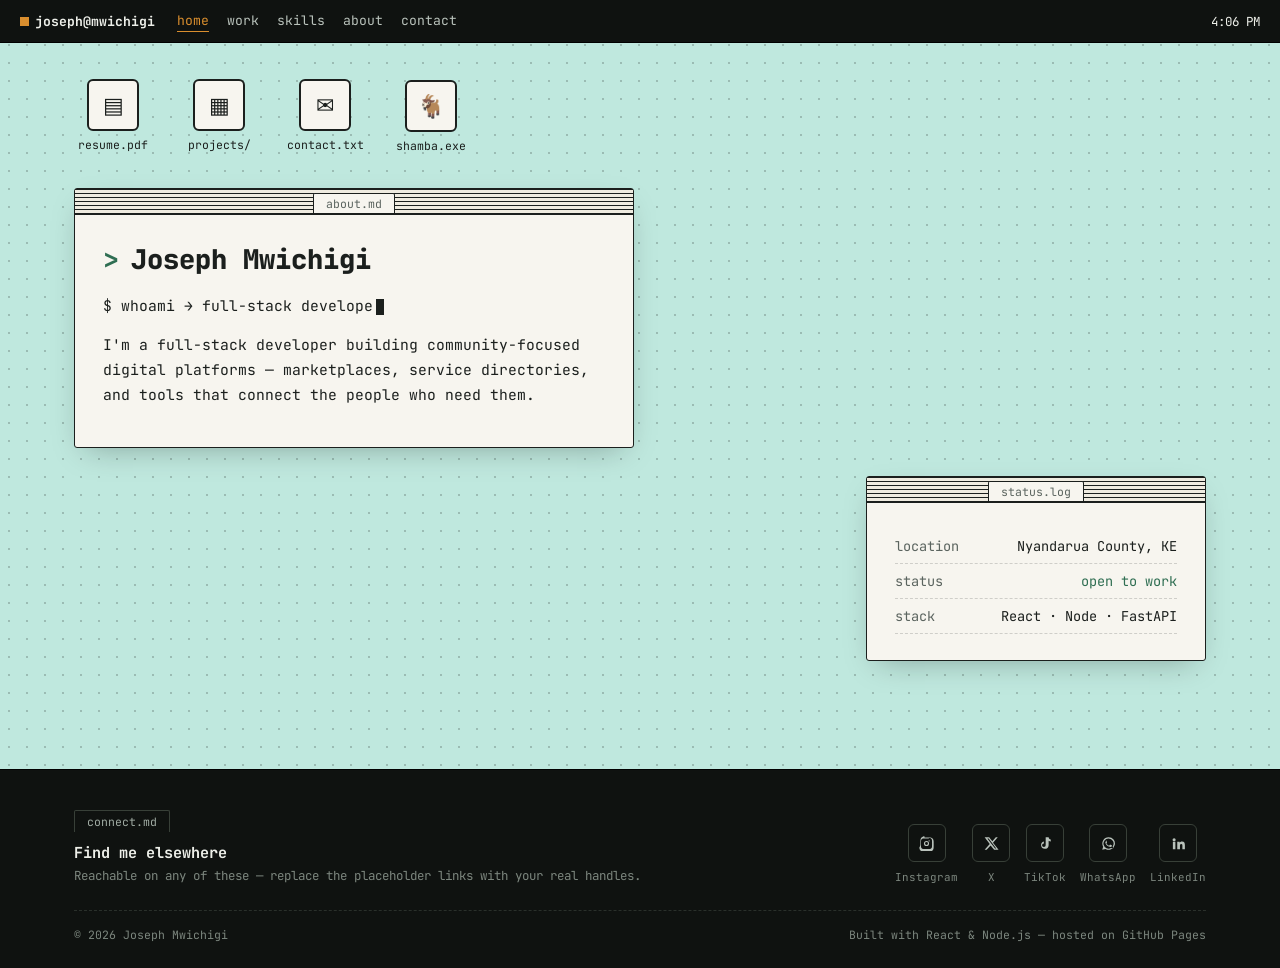
<file: index.html>
<!DOCTYPE html>
<html lang="en">
<head>
<meta charset="UTF-8">
<meta name="viewport" content="width=device-width, initial-scale=1.0">
<title>Joseph Mwichigi — Full-Stack Developer</title>
<meta name="description" content="Joseph Mwichigi — full-stack developer building community-focused digital platforms from Nyandarua County, Kenya.">
<link rel="preconnect" href="https://fonts.googleapis.com">
<link href="https://fonts.googleapis.com/css2?family=JetBrains+Mono:wght@400;500;700;800&display=swap" rel="stylesheet">
<link rel="stylesheet" href="css/style.css">
</head>
<body>

<header class="topbar">
  <div class="topbar-left">
    <a class="topbar-logo" href="index.html"><span class="sq"></span> joseph@mwichigi</a>
    <button class="nav-toggle" id="navToggle" aria-label="menu">☰</button>
    <nav class="topbar-nav" id="topNav">
      <a href="index.html">home</a>
      <a href="work.html">work</a>
      <a href="skills.html">skills</a>
      <a href="about.html">about</a>
      <a href="contact.html">contact</a>
    </nav>
  </div>
  <div class="topbar-right"><span id="clock">--:--</span></div>
</header>

<main class="desktop">
  <div class="icon-row">
    <a class="desk-icon" href="about.html"><span class="glyph">▤</span><span class="label">resume.pdf</span></a>
    <a class="desk-icon" href="work.html"><span class="glyph">▦</span><span class="label">projects/</span></a>
    <a class="desk-icon" href="contact.html"><span class="glyph">✉</span><span class="label">contact.txt</span></a>
    <button class="desk-icon" id="eggIcon" type="button"><span class="glyph">🐐</span><span class="label">shamba.exe</span></button>
  </div>

  <div class="win-field">
    <div class="window draggable" style="max-width:560px;">
      <div class="win-titlebar"><span class="tab">about.md</span></div>
      <div class="win-body">
        <div class="win-name"><span class="prompt">&gt;</span> Joseph Mwichigi</div>
        <p id="typedLine"></p>
        <p>I'm a full-stack developer building community-focused digital platforms — marketplaces, service directories, and tools that connect the people who need them.</p>
      </div>
    </div>

    <div class="window draggable" style="max-width:340px; margin-left:auto;">
      <div class="win-titlebar"><span class="tab">status.log</span></div>
      <div class="win-body">
        <div class="fact-line"><span class="k">location</span><span>Nyandarua County, KE</span></div>
        <div class="fact-line"><span class="k">status</span><span style="color:var(--pine)">open to work</span></div>
        <div class="fact-line"><span class="k">stack</span><span>React · Node · FastAPI</span></div>
      </div>
    </div>
  </div>
</main>

<div class="toast" id="toast"></div>

<footer class="site-footer">
  <div class="footer-inner">
    <div class="footer-top">
      <div>
        <div class="footer-tab">connect.md</div>
        <div class="footer-heading">Find me elsewhere</div>
        <p class="footer-sub">Reachable on any of these — replace the placeholder links with your real handles.</p>
      </div>

      <div class="dock-socials">
        <div class="social-item">
          <a class="social-btn" href="https://www.instagram.com/_joe.t.w.o/" target="_blank" rel="noopener" aria-label="Instagram">
            <svg viewBox="0 0 24 24"><path d="M12 2.2c3.2 0 3.6 0 4.85.07 1.17.05 2.02.24 2.75.52a5.5 5.5 0 0 1 2 1.3 5.5 5.5 0 0 1 1.3 2c.28.73.47 1.58.52 2.75.06 1.25.07 1.65.07 4.85s0 3.6-.07 4.85c-.05 1.17-.24 2.02-.52 2.75a5.5 5.5 0 0 1-1.3 2 5.5 5.5 0 0 1-2 1.3c-.73.28-1.58.47-2.75.52-1.25.06-1.65.07-4.85.07s-3.6 0-4.85-.07c-1.17-.05-2.02-.24-2.75-.52a5.5 5.5 0 0 1-2-1.3 5.5 5.5 0 0 1-1.3-2c-.28-.73-.47-1.58-.52-2.75C2.2 15.6 2.2 15.2 2.2 12s0-3.6.07-4.85c.05-1.17.24-2.02.52-2.75a5.5 5.5 0 0 1 1.3-2 5.5 5.5 0 0 1 2-1.3c.73-.28 1.58-.47 2.75-.52C8.4 2.2 8.8 2.2 12 2.2zm0 1.8c-3.15 0-3.52 0-4.76.07-.96.04-1.48.2-1.83.34-.46.18-.78.39-1.13.73-.34.35-.55.67-.73 1.13-.14.35-.3.87-.34 1.83C3.14 8.48 3.14 8.85 3.14 12s0 3.52.07 4.76c.04.96.2 1.48.34 1.83.18.46.39.78.73 1.13.35.34.67.55 1.13.73.35.14.87.3 1.83.34 1.24.06 1.6.07 4.76.07s3.52 0 4.76-.07c.96-.04 1.48-.2 1.83-.34.46-.18.78-.39 1.13-.73.34-.35.55-.67.73-1.13.14-.35.3-.87.34-1.83.06-1.24.07-1.6.07-4.76s0-3.52-.07-4.76c-.04-.96-.2-1.48-.34-1.83a2.9 2.9 0 0 0-.73-1.13 2.9 2.9 0 0 0-1.13-.73c-.35-.14-.87-.3-1.83-.34C15.52 4 15.15 4 12 4zm0 3.9a4.1 4.1 0 1 1 0 8.2 4.1 4.1 0 0 1 0-8.2zm0 1.8a2.3 2.3 0 1 0 0 4.6 2.3 2.3 0 0 0 0-4.6zm5.2-2a1 1 0 1 1-2 0 1 1 0 0 1 2 0z"/></svg>
          </a>
          <span>Instagram</span>
        </div>
        <div class="social-item">
          <a class="social-btn" href="https://x.com/h31461" target="_blank" rel="noopener" aria-label="X">
            <svg viewBox="0 0 24 24"><path d="M18.9 2H22l-7.6 8.7L23.3 22h-7.1l-5.6-6.9L4.2 22H1l8.2-9.3L1 2h7.2l5.1 6.3L18.9 2zm-1.2 18h1.9L7.4 4h-2l12.3 16z"/></svg>
          </a>
          <span>X</span>
        </div>
        <div class="social-item">
          <a class="social-btn" href="https://www.tiktok.com/@mwichigijoseph?lang=en" target="_blank" rel="noopener" aria-label="TikTok">
            <svg viewBox="0 0 24 24"><path d="M14 2h3c.15 1.9 1.4 3.4 3.4 3.7v3c-1.3 0-2.5-.4-3.4-1v6.9c0 3.4-2.7 5.9-6 5.9a6 6 0 0 1-1.6-11.8v3.2a2.9 2.9 0 1 0 2.9 2.9V2z"/></svg>
          </a>
          <span>TikTok</span>
        </div>
        <div class="social-item">
          <a class="social-btn" href="https://wa.me/254746077396" target="_blank" rel="noopener" aria-label="WhatsApp">
            <svg viewBox="0 0 24 24"><path d="M12 2a10 10 0 0 0-8.6 15L2 22l5.2-1.4A10 10 0 1 0 12 2zm0 1.8a8.2 8.2 0 0 1 6.9 12.6l-.2.3.9 3.3-3.4-.9-.3.2A8.2 8.2 0 1 1 12 3.8zm-3.4 4.4c-.2 0-.5 0-.7.3-.2.3-.9.8-.9 2s.9 2.4 1 2.6c.1.1 1.8 2.8 4.4 3.8 2.2.9 2.6.7 3.1.6.5 0 1.6-.6 1.8-1.2.2-.6.2-1.1.2-1.2-.1-.1-.3-.2-.5-.3l-2-1c-.3-.1-.5-.2-.7.2-.2.3-.8 1-1 1.2-.2.2-.3.2-.6.1-.3-.2-1.2-.5-2.3-1.5-.9-.8-1.4-1.7-1.6-2-.2-.3 0-.5.1-.6l.4-.5c.1-.2.2-.3.3-.5.1-.2 0-.4 0-.5l-.9-2.1c-.2-.5-.4-.4-.6-.4h-.5z"/></svg>
          </a>
          <span>WhatsApp</span>
        </div>
        <div class="social-item">
          <a class="social-btn" href="https://www.linkedin.com/in/mwichigi-joseph-10298a298" target="_blank" rel="noopener" aria-label="LinkedIn">
            <svg viewBox="0 0 24 24"><path d="M4.98 3.5a2.5 2.5 0 1 1 0 5 2.5 2.5 0 0 1 0-5zM3 9h4v12H3V9zm7 0h3.8v1.6h.05c.5-.95 1.8-1.95 3.7-1.95 3.95 0 4.68 2.6 4.68 6V21h-4v-5.4c0-1.3 0-2.95-1.8-2.95s-2.08 1.4-2.08 2.85V21H10V9z"/></svg>
          </a>
          <span>LinkedIn</span>
        </div>
      </div>
    </div>

    <div class="footer-bottom">
      <span>© 2026 Joseph Mwichigi</span>
      <span>Built with React &amp; Node.js — hosted on GitHub Pages</span>
    </div>
  </div>
</footer>

<script src="js/script.js"></script>
</body>
</html>
</file>
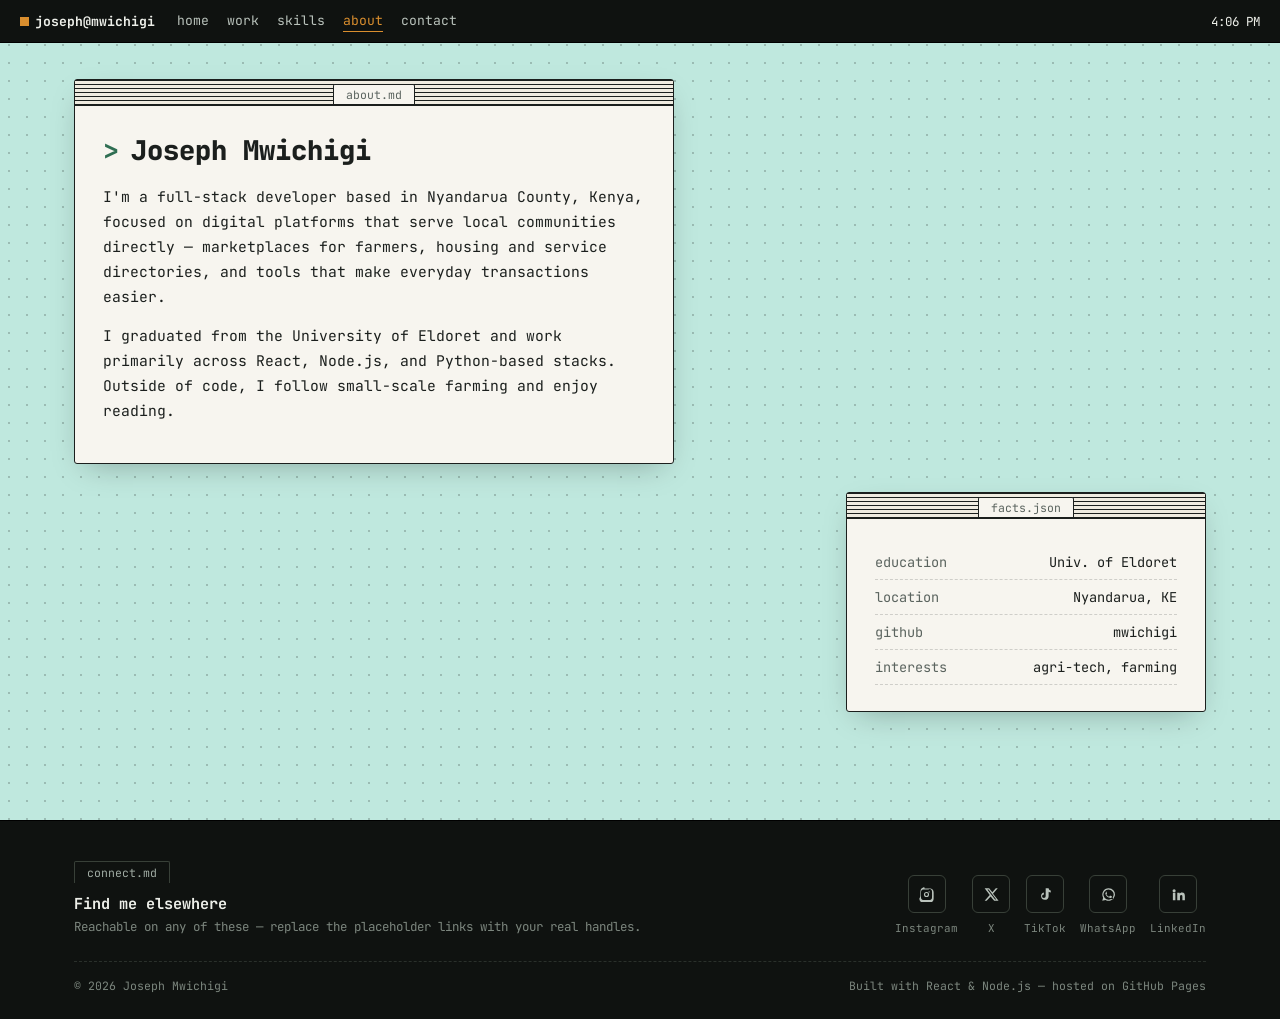
<file: about.html>
<!DOCTYPE html>
<html lang="en">
<head>
<meta charset="UTF-8">
<meta name="viewport" content="width=device-width, initial-scale=1.0">
<title>About — Joseph Mwichigi</title>
<meta name="description" content="About Joseph Mwichigi, full-stack developer based in Nyandarua County, Kenya.">
<link rel="preconnect" href="https://fonts.googleapis.com">
<link href="https://fonts.googleapis.com/css2?family=JetBrains+Mono:wght@400;500;700;800&display=swap" rel="stylesheet">
<link rel="stylesheet" href="css/style.css">
</head>
<body>

<header class="topbar">
  <div class="topbar-left">
    <a class="topbar-logo" href="index.html"><span class="sq"></span> joseph@mwichigi</a>
    <button class="nav-toggle" id="navToggle" aria-label="menu">☰</button>
    <nav class="topbar-nav" id="topNav">
      <a href="index.html">home</a>
      <a href="work.html">work</a>
      <a href="skills.html">skills</a>
      <a href="about.html">about</a>
      <a href="contact.html">contact</a>
    </nav>
  </div>
  <div class="topbar-right"><span id="clock">--:--</span></div>
</header>

<main class="desktop">
  <div class="win-field">
    <div class="window draggable" style="max-width:600px;">
      <div class="win-titlebar"><span class="tab">about.md</span></div>
      <div class="win-body">
        <div class="win-name"><span class="prompt">&gt;</span> Joseph Mwichigi</div>
        <p>I'm a full-stack developer based in Nyandarua County, Kenya, focused on digital platforms that serve local communities directly — marketplaces for farmers, housing and service directories, and tools that make everyday transactions easier.</p>
        <p>I graduated from the University of Eldoret and work primarily across React, Node.js, and Python-based stacks. Outside of code, I follow small-scale farming and enjoy reading.</p>
      </div>
    </div>

    <div class="window draggable" style="max-width:360px; margin-left:auto;">
      <div class="win-titlebar"><span class="tab">facts.json</span></div>
      <div class="win-body">
        <div class="fact-line"><span class="k">education</span><span>Univ. of Eldoret</span></div>
        <div class="fact-line"><span class="k">location</span><span>Nyandarua, KE</span></div>
        <div class="fact-line"><span class="k">github</span><span>mwichigi</span></div>
        <div class="fact-line"><span class="k">interests</span><span>agri-tech, farming</span></div>
      </div>
    </div>
  </div>

</main>

<div class="toast" id="toast"></div>

<footer class="site-footer">
  <div class="footer-inner">
    <div class="footer-top">
      <div>
        <div class="footer-tab">connect.md</div>
        <div class="footer-heading">Find me elsewhere</div>
        <p class="footer-sub">Reachable on any of these — replace the placeholder links with your real handles.</p>
      </div>

      <div class="dock-socials">
        <div class="social-item">
          <a class="social-btn" href="https://www.instagram.com/_joe.t.w.o/" target="_blank" rel="noopener" aria-label="Instagram">
            <svg viewBox="0 0 24 24"><path d="M12 2.2c3.2 0 3.6 0 4.85.07 1.17.05 2.02.24 2.75.52a5.5 5.5 0 0 1 2 1.3 5.5 5.5 0 0 1 1.3 2c.28.73.47 1.58.52 2.75.06 1.25.07 1.65.07 4.85s0 3.6-.07 4.85c-.05 1.17-.24 2.02-.52 2.75a5.5 5.5 0 0 1-1.3 2 5.5 5.5 0 0 1-2 1.3c-.73.28-1.58.47-2.75.52-1.25.06-1.65.07-4.85.07s-3.6 0-4.85-.07c-1.17-.05-2.02-.24-2.75-.52a5.5 5.5 0 0 1-2-1.3 5.5 5.5 0 0 1-1.3-2c-.28-.73-.47-1.58-.52-2.75C2.2 15.6 2.2 15.2 2.2 12s0-3.6.07-4.85c.05-1.17.24-2.02.52-2.75a5.5 5.5 0 0 1 1.3-2 5.5 5.5 0 0 1 2-1.3c.73-.28 1.58-.47 2.75-.52C8.4 2.2 8.8 2.2 12 2.2zm0 1.8c-3.15 0-3.52 0-4.76.07-.96.04-1.48.2-1.83.34-.46.18-.78.39-1.13.73-.34.35-.55.67-.73 1.13-.14.35-.3.87-.34 1.83C3.14 8.48 3.14 8.85 3.14 12s0 3.52.07 4.76c.04.96.2 1.48.34 1.83.18.46.39.78.73 1.13.35.34.67.55 1.13.73.35.14.87.3 1.83.34 1.24.06 1.6.07 4.76.07s3.52 0 4.76-.07c.96-.04 1.48-.2 1.83-.34.46-.18.78-.39 1.13-.73.34-.35.55-.67.73-1.13.14-.35.3-.87.34-1.83.06-1.24.07-1.6.07-4.76s0-3.52-.07-4.76c-.04-.96-.2-1.48-.34-1.83a2.9 2.9 0 0 0-.73-1.13 2.9 2.9 0 0 0-1.13-.73c-.35-.14-.87-.3-1.83-.34C15.52 4 15.15 4 12 4zm0 3.9a4.1 4.1 0 1 1 0 8.2 4.1 4.1 0 0 1 0-8.2zm0 1.8a2.3 2.3 0 1 0 0 4.6 2.3 2.3 0 0 0 0-4.6zm5.2-2a1 1 0 1 1-2 0 1 1 0 0 1 2 0z"/></svg>
          </a>
          <span>Instagram</span>
        </div>
        <div class="social-item">
          <a class="social-btn" href="https://x.com/h31461" target="_blank" rel="noopener" aria-label="X">
            <svg viewBox="0 0 24 24"><path d="M18.9 2H22l-7.6 8.7L23.3 22h-7.1l-5.6-6.9L4.2 22H1l8.2-9.3L1 2h7.2l5.1 6.3L18.9 2zm-1.2 18h1.9L7.4 4h-2l12.3 16z"/></svg>
          </a>
          <span>X</span>
        </div>
        <div class="social-item">
          <a class="social-btn" href="https://www.tiktok.com/@mwichigijoseph?lang=en" target="_blank" rel="noopener" aria-label="TikTok">
            <svg viewBox="0 0 24 24"><path d="M14 2h3c.15 1.9 1.4 3.4 3.4 3.7v3c-1.3 0-2.5-.4-3.4-1v6.9c0 3.4-2.7 5.9-6 5.9a6 6 0 0 1-1.6-11.8v3.2a2.9 2.9 0 1 0 2.9 2.9V2z"/></svg>
          </a>
          <span>TikTok</span>
        </div>
        <div class="social-item">
          <a class="social-btn" href="https://wa.me/254746077396" target="_blank" rel="noopener" aria-label="WhatsApp">
            <svg viewBox="0 0 24 24"><path d="M12 2a10 10 0 0 0-8.6 15L2 22l5.2-1.4A10 10 0 1 0 12 2zm0 1.8a8.2 8.2 0 0 1 6.9 12.6l-.2.3.9 3.3-3.4-.9-.3.2A8.2 8.2 0 1 1 12 3.8zm-3.4 4.4c-.2 0-.5 0-.7.3-.2.3-.9.8-.9 2s.9 2.4 1 2.6c.1.1 1.8 2.8 4.4 3.8 2.2.9 2.6.7 3.1.6.5 0 1.6-.6 1.8-1.2.2-.6.2-1.1.2-1.2-.1-.1-.3-.2-.5-.3l-2-1c-.3-.1-.5-.2-.7.2-.2.3-.8 1-1 1.2-.2.2-.3.2-.6.1-.3-.2-1.2-.5-2.3-1.5-.9-.8-1.4-1.7-1.6-2-.2-.3 0-.5.1-.6l.4-.5c.1-.2.2-.3.3-.5.1-.2 0-.4 0-.5l-.9-2.1c-.2-.5-.4-.4-.6-.4h-.5z"/></svg>
          </a>
          <span>WhatsApp</span>
        </div>
        <div class="social-item">
          <a class="social-btn" href="https://www.linkedin.com/in/mwichigi-joseph-10298a298" target="_blank" rel="noopener" aria-label="LinkedIn">
            <svg viewBox="0 0 24 24"><path d="M4.98 3.5a2.5 2.5 0 1 1 0 5 2.5 2.5 0 0 1 0-5zM3 9h4v12H3V9zm7 0h3.8v1.6h.05c.5-.95 1.8-1.95 3.7-1.95 3.95 0 4.68 2.6 4.68 6V21h-4v-5.4c0-1.3 0-2.95-1.8-2.95s-2.08 1.4-2.08 2.85V21H10V9z"/></svg>
          </a>
          <span>LinkedIn</span>
        </div>
      </div>
    </div>

    <div class="footer-bottom">
      <span>© 2026 Joseph Mwichigi</span>
      <span>Built with React &amp; Node.js — hosted on GitHub Pages</span>
    </div>
  </div>
</footer>

<script src="js/script.js"></script>
</body>
</html>
</file>
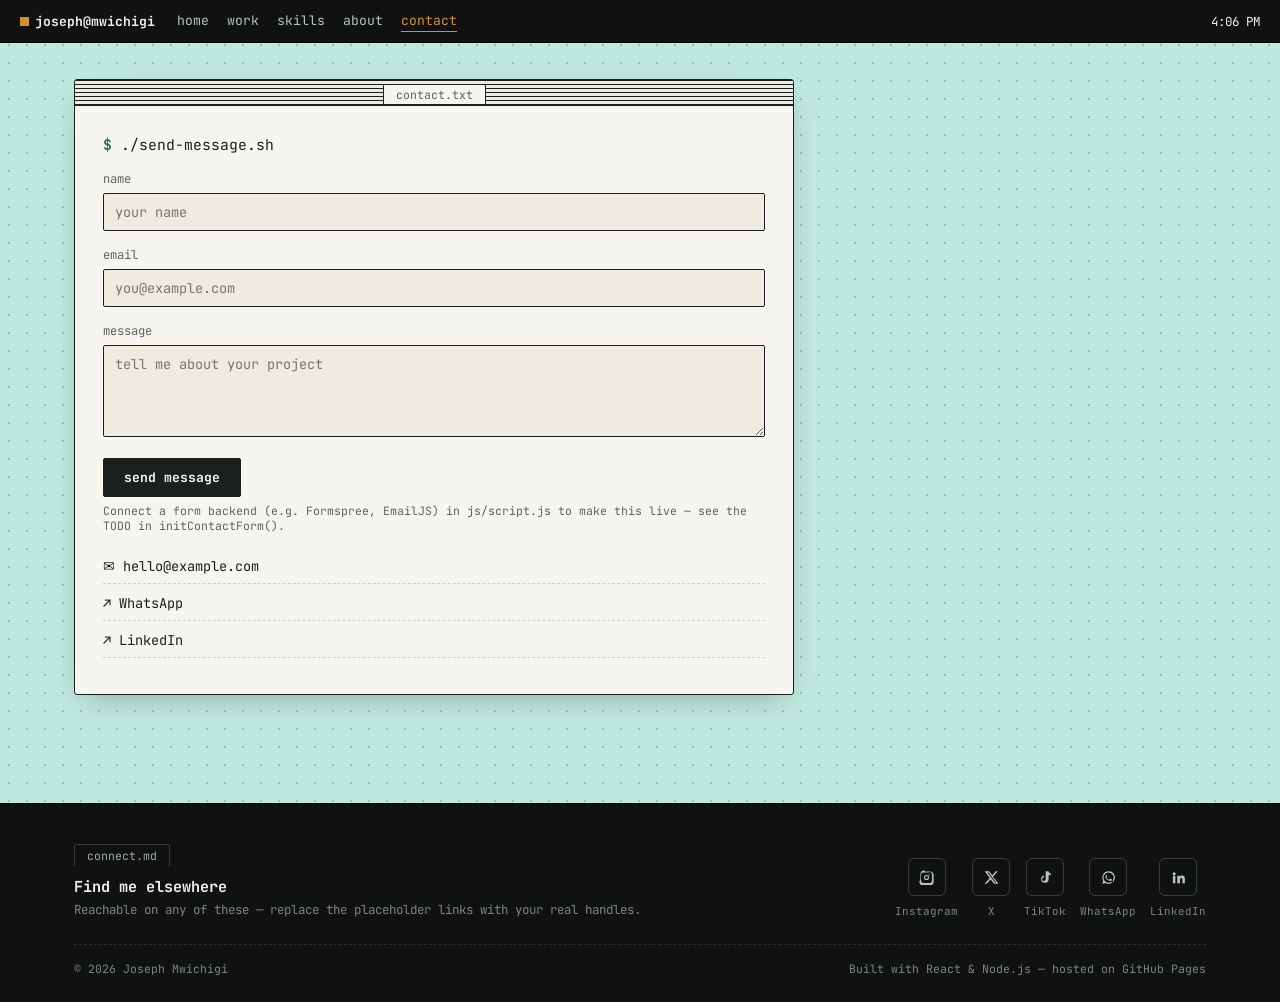
<file: contact.html>
<!DOCTYPE html>
<html lang="en">
<head>
<meta charset="UTF-8">
<meta name="viewport" content="width=device-width, initial-scale=1.0">
<title>Contact — Joseph Mwichigi</title>
<meta name="description" content="Get in touch with Joseph Mwichigi for freelance or collaboration.">
<link rel="preconnect" href="https://fonts.googleapis.com">
<link href="https://fonts.googleapis.com/css2?family=JetBrains+Mono:wght@400;500;700;800&display=swap" rel="stylesheet">
<link rel="stylesheet" href="css/style.css">
</head>
<body>

<header class="topbar">
  <div class="topbar-left">
    <a class="topbar-logo" href="index.html"><span class="sq"></span> joseph@mwichigi</a>
    <button class="nav-toggle" id="navToggle" aria-label="menu">☰</button>
    <nav class="topbar-nav" id="topNav">
      <a href="index.html">home</a>
      <a href="work.html">work</a>
      <a href="skills.html">skills</a>
      <a href="about.html">about</a>
      <a href="contact.html">contact</a>
    </nav>
  </div>
  <div class="topbar-right"><span id="clock">--:--</span></div>
</header>

<main class="desktop">
  <div class="window wide" style="max-width:720px;">
    <div class="win-titlebar"><span class="tab">contact.txt</span></div>
    <div class="win-body">
      <p><span class="prompt">$</span> ./send-message.sh</p>
      <form id="contactForm">
        <div class="field"><label for="name">name</label><input id="name" name="name" type="text" placeholder="your name" required></div>
        <div class="field"><label for="email">email</label><input id="email" name="email" type="email" placeholder="you@example.com" required></div>
        <div class="field"><label for="message">message</label><textarea id="message" name="message" rows="4" placeholder="tell me about your project" required></textarea></div>
        <button class="btn" type="submit">send message</button>
        <div class="form-note">Connect a form backend (e.g. Formspree, EmailJS) in js/script.js to make this live — see the TODO in initContactForm().</div>
      </form>
      <div class="contact-methods" style="margin-top:24px;">
        <a href="mailto:hello@example.com">✉ hello@example.com</a>
        <a href="https://wa.me/254746077396" target="_blank" rel="noopener">↗ WhatsApp</a>
        <a href="https://www.linkedin.com/in/mwichigi-joseph-10298a298" target="_blank" rel="noopener">↗ LinkedIn</a>
      </div>
    </div>
  </div>

</main>

<div class="toast" id="toast"></div>

<footer class="site-footer">
  <div class="footer-inner">
    <div class="footer-top">
      <div>
        <div class="footer-tab">connect.md</div>
        <div class="footer-heading">Find me elsewhere</div>
        <p class="footer-sub">Reachable on any of these — replace the placeholder links with your real handles.</p>
      </div>

      <div class="dock-socials">
        <div class="social-item">
          <a class="social-btn" href="https://www.instagram.com/_joe.t.w.o/" target="_blank" rel="noopener" aria-label="Instagram">
            <svg viewBox="0 0 24 24"><path d="M12 2.2c3.2 0 3.6 0 4.85.07 1.17.05 2.02.24 2.75.52a5.5 5.5 0 0 1 2 1.3 5.5 5.5 0 0 1 1.3 2c.28.73.47 1.58.52 2.75.06 1.25.07 1.65.07 4.85s0 3.6-.07 4.85c-.05 1.17-.24 2.02-.52 2.75a5.5 5.5 0 0 1-1.3 2 5.5 5.5 0 0 1-2 1.3c-.73.28-1.58.47-2.75.52-1.25.06-1.65.07-4.85.07s-3.6 0-4.85-.07c-1.17-.05-2.02-.24-2.75-.52a5.5 5.5 0 0 1-2-1.3 5.5 5.5 0 0 1-1.3-2c-.28-.73-.47-1.58-.52-2.75C2.2 15.6 2.2 15.2 2.2 12s0-3.6.07-4.85c.05-1.17.24-2.02.52-2.75a5.5 5.5 0 0 1 1.3-2 5.5 5.5 0 0 1 2-1.3c.73-.28 1.58-.47 2.75-.52C8.4 2.2 8.8 2.2 12 2.2zm0 1.8c-3.15 0-3.52 0-4.76.07-.96.04-1.48.2-1.83.34-.46.18-.78.39-1.13.73-.34.35-.55.67-.73 1.13-.14.35-.3.87-.34 1.83C3.14 8.48 3.14 8.85 3.14 12s0 3.52.07 4.76c.04.96.2 1.48.34 1.83.18.46.39.78.73 1.13.35.34.67.55 1.13.73.35.14.87.3 1.83.34 1.24.06 1.6.07 4.76.07s3.52 0 4.76-.07c.96-.04 1.48-.2 1.83-.34.46-.18.78-.39 1.13-.73.34-.35.55-.67.73-1.13.14-.35.3-.87.34-1.83.06-1.24.07-1.6.07-4.76s0-3.52-.07-4.76c-.04-.96-.2-1.48-.34-1.83a2.9 2.9 0 0 0-.73-1.13 2.9 2.9 0 0 0-1.13-.73c-.35-.14-.87-.3-1.83-.34C15.52 4 15.15 4 12 4zm0 3.9a4.1 4.1 0 1 1 0 8.2 4.1 4.1 0 0 1 0-8.2zm0 1.8a2.3 2.3 0 1 0 0 4.6 2.3 2.3 0 0 0 0-4.6zm5.2-2a1 1 0 1 1-2 0 1 1 0 0 1 2 0z"/></svg>
          </a>
          <span>Instagram</span>
        </div>
        <div class="social-item">
          <a class="social-btn" href="https://x.com/h31461" target="_blank" rel="noopener" aria-label="X">
            <svg viewBox="0 0 24 24"><path d="M18.9 2H22l-7.6 8.7L23.3 22h-7.1l-5.6-6.9L4.2 22H1l8.2-9.3L1 2h7.2l5.1 6.3L18.9 2zm-1.2 18h1.9L7.4 4h-2l12.3 16z"/></svg>
          </a>
          <span>X</span>
        </div>
        <div class="social-item">
          <a class="social-btn" href="https://www.tiktok.com/@mwichigijoseph?lang=en" target="_blank" rel="noopener" aria-label="TikTok">
            <svg viewBox="0 0 24 24"><path d="M14 2h3c.15 1.9 1.4 3.4 3.4 3.7v3c-1.3 0-2.5-.4-3.4-1v6.9c0 3.4-2.7 5.9-6 5.9a6 6 0 0 1-1.6-11.8v3.2a2.9 2.9 0 1 0 2.9 2.9V2z"/></svg>
          </a>
          <span>TikTok</span>
        </div>
        <div class="social-item">
          <a class="social-btn" href="https://wa.me/254746077396" target="_blank" rel="noopener" aria-label="WhatsApp">
            <svg viewBox="0 0 24 24"><path d="M12 2a10 10 0 0 0-8.6 15L2 22l5.2-1.4A10 10 0 1 0 12 2zm0 1.8a8.2 8.2 0 0 1 6.9 12.6l-.2.3.9 3.3-3.4-.9-.3.2A8.2 8.2 0 1 1 12 3.8zm-3.4 4.4c-.2 0-.5 0-.7.3-.2.3-.9.8-.9 2s.9 2.4 1 2.6c.1.1 1.8 2.8 4.4 3.8 2.2.9 2.6.7 3.1.6.5 0 1.6-.6 1.8-1.2.2-.6.2-1.1.2-1.2-.1-.1-.3-.2-.5-.3l-2-1c-.3-.1-.5-.2-.7.2-.2.3-.8 1-1 1.2-.2.2-.3.2-.6.1-.3-.2-1.2-.5-2.3-1.5-.9-.8-1.4-1.7-1.6-2-.2-.3 0-.5.1-.6l.4-.5c.1-.2.2-.3.3-.5.1-.2 0-.4 0-.5l-.9-2.1c-.2-.5-.4-.4-.6-.4h-.5z"/></svg>
          </a>
          <span>WhatsApp</span>
        </div>
        <div class="social-item">
          <a class="social-btn" href="https://www.linkedin.com/in/mwichigi-joseph-10298a298" target="_blank" rel="noopener" aria-label="LinkedIn">
            <svg viewBox="0 0 24 24"><path d="M4.98 3.5a2.5 2.5 0 1 1 0 5 2.5 2.5 0 0 1 0-5zM3 9h4v12H3V9zm7 0h3.8v1.6h.05c.5-.95 1.8-1.95 3.7-1.95 3.95 0 4.68 2.6 4.68 6V21h-4v-5.4c0-1.3 0-2.95-1.8-2.95s-2.08 1.4-2.08 2.85V21H10V9z"/></svg>
          </a>
          <span>LinkedIn</span>
        </div>
      </div>
    </div>

    <div class="footer-bottom">
      <span>© 2026 Joseph Mwichigi</span>
      <span>Built with React &amp; Node.js — hosted on GitHub Pages</span>
    </div>
  </div>
</footer>

<script src="js/script.js"></script>
</body>
</html>
</file>
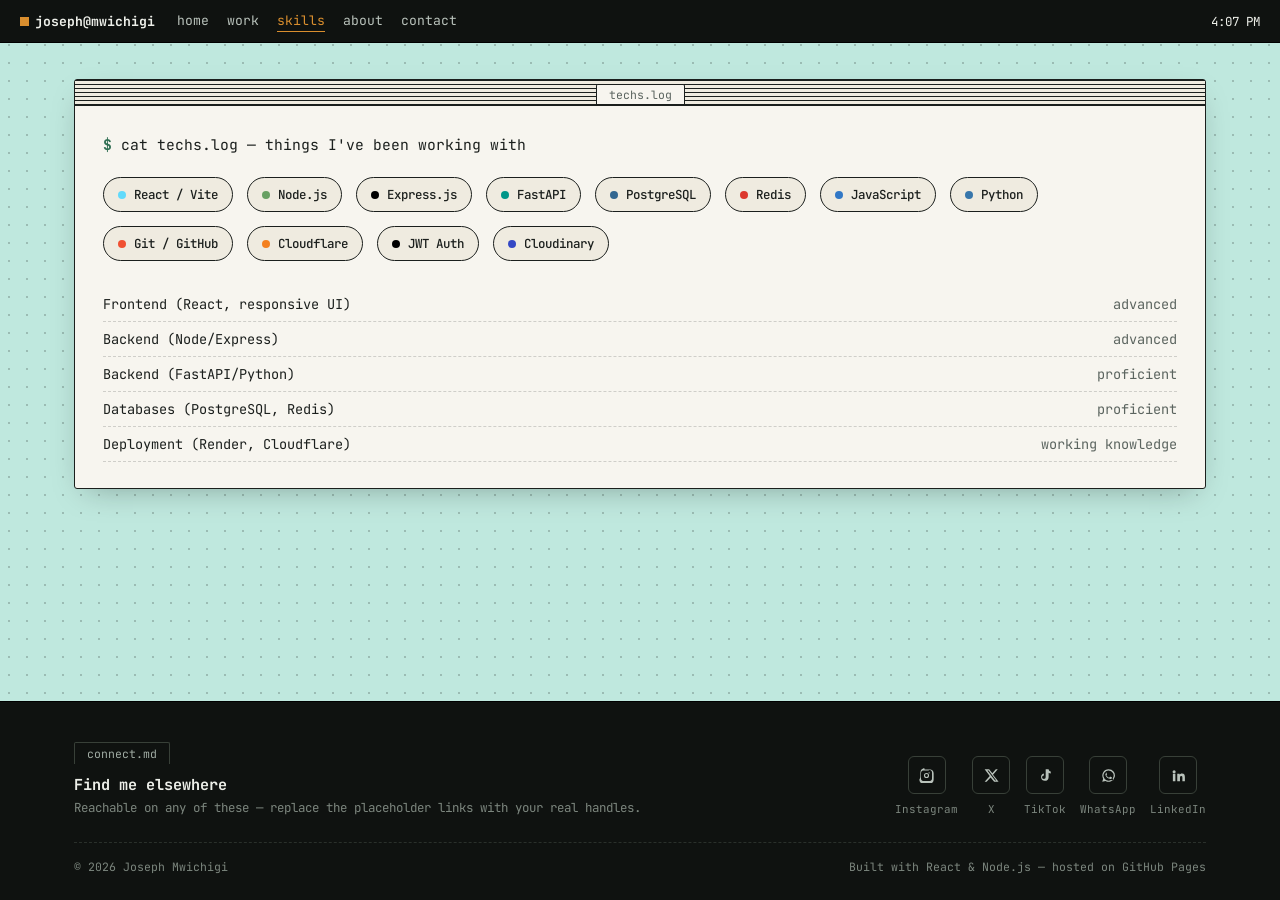
<file: skills.html>
<!DOCTYPE html>
<html lang="en">
<head>
<meta charset="UTF-8">
<meta name="viewport" content="width=device-width, initial-scale=1.0">
<title>Skills — Joseph Mwichigi</title>
<meta name="description" content="Technical skills and tools used by Joseph Mwichigi, full-stack developer.">
<link rel="preconnect" href="https://fonts.googleapis.com">
<link href="https://fonts.googleapis.com/css2?family=JetBrains+Mono:wght@400;500;700;800&display=swap" rel="stylesheet">
<link rel="stylesheet" href="css/style.css">
</head>
<body>

<header class="topbar">
  <div class="topbar-left">
    <a class="topbar-logo" href="index.html"><span class="sq"></span> joseph@mwichigi</a>
    <button class="nav-toggle" id="navToggle" aria-label="menu">☰</button>
    <nav class="topbar-nav" id="topNav">
      <a href="index.html">home</a>
      <a href="work.html">work</a>
      <a href="skills.html">skills</a>
      <a href="about.html">about</a>
      <a href="contact.html">contact</a>
    </nav>
  </div>
  <div class="topbar-right"><span id="clock">--:--</span></div>
</header>

<main class="desktop">
  <div class="window wide">
    <div class="win-titlebar"><span class="tab">techs.log</span></div>
    <div class="win-body">
      <p><span class="prompt">$</span> cat techs.log — things I've been working with</p>
      <div class="badge-cloud">
        <div class="badge"><span class="dot" style="background:#61DAFB"></span>React / Vite</div>
        <div class="badge"><span class="dot" style="background:#68A063"></span>Node.js</div>
        <div class="badge"><span class="dot" style="background:#000"></span>Express.js</div>
        <div class="badge"><span class="dot" style="background:#009688"></span>FastAPI</div>
        <div class="badge"><span class="dot" style="background:#336791"></span>PostgreSQL</div>
        <div class="badge"><span class="dot" style="background:#DC382D"></span>Redis</div>
        <div class="badge"><span class="dot" style="background:#3178C6"></span>JavaScript</div>
        <div class="badge"><span class="dot" style="background:#3776AB"></span>Python</div>
        <div class="badge"><span class="dot" style="background:#F05032"></span>Git / GitHub</div>
        <div class="badge"><span class="dot" style="background:#F38020"></span>Cloudflare</div>
        <div class="badge"><span class="dot" style="background:#000"></span>JWT Auth</div>
        <div class="badge"><span class="dot" style="background:#3448C5"></span>Cloudinary</div>
      </div>

      <div class="skill-list">
        <div class="skill-row"><span>Frontend (React, responsive UI)</span><span class="lvl">advanced</span></div>
        <div class="skill-row"><span>Backend (Node/Express)</span><span class="lvl">advanced</span></div>
        <div class="skill-row"><span>Backend (FastAPI/Python)</span><span class="lvl">proficient</span></div>
        <div class="skill-row"><span>Databases (PostgreSQL, Redis)</span><span class="lvl">proficient</span></div>
        <div class="skill-row"><span>Deployment (Render, Cloudflare)</span><span class="lvl">working knowledge</span></div>
      </div>
    </div>
  </div>

</main>

<div class="toast" id="toast"></div>

<footer class="site-footer">
  <div class="footer-inner">
    <div class="footer-top">
      <div>
        <div class="footer-tab">connect.md</div>
        <div class="footer-heading">Find me elsewhere</div>
        <p class="footer-sub">Reachable on any of these — replace the placeholder links with your real handles.</p>
      </div>

      <div class="dock-socials">
        <div class="social-item">
          <a class="social-btn" href="https://www.instagram.com/_joe.t.w.o/" target="_blank" rel="noopener" aria-label="Instagram">
            <svg viewBox="0 0 24 24"><path d="M12 2.2c3.2 0 3.6 0 4.85.07 1.17.05 2.02.24 2.75.52a5.5 5.5 0 0 1 2 1.3 5.5 5.5 0 0 1 1.3 2c.28.73.47 1.58.52 2.75.06 1.25.07 1.65.07 4.85s0 3.6-.07 4.85c-.05 1.17-.24 2.02-.52 2.75a5.5 5.5 0 0 1-1.3 2 5.5 5.5 0 0 1-2 1.3c-.73.28-1.58.47-2.75.52-1.25.06-1.65.07-4.85.07s-3.6 0-4.85-.07c-1.17-.05-2.02-.24-2.75-.52a5.5 5.5 0 0 1-2-1.3 5.5 5.5 0 0 1-1.3-2c-.28-.73-.47-1.58-.52-2.75C2.2 15.6 2.2 15.2 2.2 12s0-3.6.07-4.85c.05-1.17.24-2.02.52-2.75a5.5 5.5 0 0 1 1.3-2 5.5 5.5 0 0 1 2-1.3c.73-.28 1.58-.47 2.75-.52C8.4 2.2 8.8 2.2 12 2.2zm0 1.8c-3.15 0-3.52 0-4.76.07-.96.04-1.48.2-1.83.34-.46.18-.78.39-1.13.73-.34.35-.55.67-.73 1.13-.14.35-.3.87-.34 1.83C3.14 8.48 3.14 8.85 3.14 12s0 3.52.07 4.76c.04.96.2 1.48.34 1.83.18.46.39.78.73 1.13.35.34.67.55 1.13.73.35.14.87.3 1.83.34 1.24.06 1.6.07 4.76.07s3.52 0 4.76-.07c.96-.04 1.48-.2 1.83-.34.46-.18.78-.39 1.13-.73.34-.35.55-.67.73-1.13.14-.35.3-.87.34-1.83.06-1.24.07-1.6.07-4.76s0-3.52-.07-4.76c-.04-.96-.2-1.48-.34-1.83a2.9 2.9 0 0 0-.73-1.13 2.9 2.9 0 0 0-1.13-.73c-.35-.14-.87-.3-1.83-.34C15.52 4 15.15 4 12 4zm0 3.9a4.1 4.1 0 1 1 0 8.2 4.1 4.1 0 0 1 0-8.2zm0 1.8a2.3 2.3 0 1 0 0 4.6 2.3 2.3 0 0 0 0-4.6zm5.2-2a1 1 0 1 1-2 0 1 1 0 0 1 2 0z"/></svg>
          </a>
          <span>Instagram</span>
        </div>
        <div class="social-item">
          <a class="social-btn" href="https://x.com/h31461" target="_blank" rel="noopener" aria-label="X">
            <svg viewBox="0 0 24 24"><path d="M18.9 2H22l-7.6 8.7L23.3 22h-7.1l-5.6-6.9L4.2 22H1l8.2-9.3L1 2h7.2l5.1 6.3L18.9 2zm-1.2 18h1.9L7.4 4h-2l12.3 16z"/></svg>
          </a>
          <span>X</span>
        </div>
        <div class="social-item">
          <a class="social-btn" href="https://www.tiktok.com/@mwichigijoseph?lang=en" target="_blank" rel="noopener" aria-label="TikTok">
            <svg viewBox="0 0 24 24"><path d="M14 2h3c.15 1.9 1.4 3.4 3.4 3.7v3c-1.3 0-2.5-.4-3.4-1v6.9c0 3.4-2.7 5.9-6 5.9a6 6 0 0 1-1.6-11.8v3.2a2.9 2.9 0 1 0 2.9 2.9V2z"/></svg>
          </a>
          <span>TikTok</span>
        </div>
        <div class="social-item">
          <a class="social-btn" href="https://wa.me/254746077396" target="_blank" rel="noopener" aria-label="WhatsApp">
            <svg viewBox="0 0 24 24"><path d="M12 2a10 10 0 0 0-8.6 15L2 22l5.2-1.4A10 10 0 1 0 12 2zm0 1.8a8.2 8.2 0 0 1 6.9 12.6l-.2.3.9 3.3-3.4-.9-.3.2A8.2 8.2 0 1 1 12 3.8zm-3.4 4.4c-.2 0-.5 0-.7.3-.2.3-.9.8-.9 2s.9 2.4 1 2.6c.1.1 1.8 2.8 4.4 3.8 2.2.9 2.6.7 3.1.6.5 0 1.6-.6 1.8-1.2.2-.6.2-1.1.2-1.2-.1-.1-.3-.2-.5-.3l-2-1c-.3-.1-.5-.2-.7.2-.2.3-.8 1-1 1.2-.2.2-.3.2-.6.1-.3-.2-1.2-.5-2.3-1.5-.9-.8-1.4-1.7-1.6-2-.2-.3 0-.5.1-.6l.4-.5c.1-.2.2-.3.3-.5.1-.2 0-.4 0-.5l-.9-2.1c-.2-.5-.4-.4-.6-.4h-.5z"/></svg>
          </a>
          <span>WhatsApp</span>
        </div>
        <div class="social-item">
          <a class="social-btn" href="https://www.linkedin.com/in/mwichigi-joseph-10298a298" target="_blank" rel="noopener" aria-label="LinkedIn">
            <svg viewBox="0 0 24 24"><path d="M4.98 3.5a2.5 2.5 0 1 1 0 5 2.5 2.5 0 0 1 0-5zM3 9h4v12H3V9zm7 0h3.8v1.6h.05c.5-.95 1.8-1.95 3.7-1.95 3.95 0 4.68 2.6 4.68 6V21h-4v-5.4c0-1.3 0-2.95-1.8-2.95s-2.08 1.4-2.08 2.85V21H10V9z"/></svg>
          </a>
          <span>LinkedIn</span>
        </div>
      </div>
    </div>

    <div class="footer-bottom">
      <span>© 2026 Joseph Mwichigi</span>
      <span>Built with React &amp; Node.js — hosted on GitHub Pages</span>
    </div>
  </div>
</footer>

<script src="js/script.js"></script>
</body>
</html>
</file>
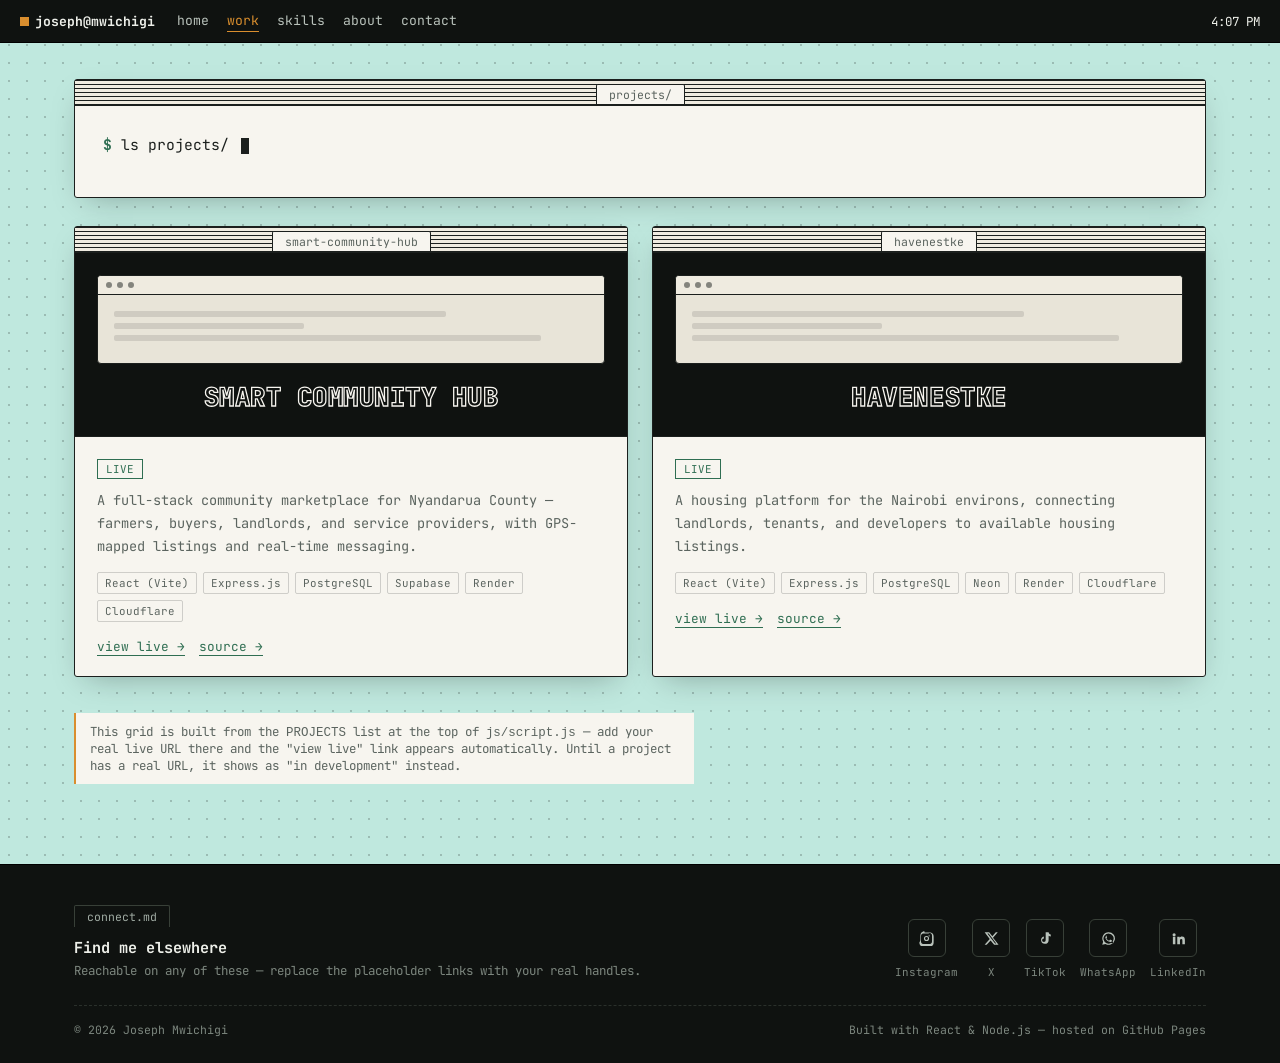
<file: work.html>
<!DOCTYPE html>
<html lang="en">
<head>
<meta charset="UTF-8">
<meta name="viewport" content="width=device-width, initial-scale=1.0">
<title>Work — Joseph Mwichigi</title>
<meta name="description" content="Live demonstrations of projects built by Joseph Mwichigi.">
<link rel="preconnect" href="https://fonts.googleapis.com">
<link href="https://fonts.googleapis.com/css2?family=JetBrains+Mono:wght@400;500;700;800&display=swap" rel="stylesheet">
<link rel="stylesheet" href="css/style.css">
</head>
<body>

<header class="topbar">
  <div class="topbar-left">
    <a class="topbar-logo" href="index.html"><span class="sq"></span> joseph@mwichigi</a>
    <button class="nav-toggle" id="navToggle" aria-label="menu">☰</button>
    <nav class="topbar-nav" id="topNav">
      <a href="index.html">home</a>
      <a href="work.html">work</a>
      <a href="skills.html">skills</a>
      <a href="about.html">about</a>
      <a href="contact.html">contact</a>
    </nav>
  </div>
  <div class="topbar-right"><span id="clock">--:--</span></div>
</header>

<main class="desktop">
  <div class="window wide">
    <div class="win-titlebar"><span class="tab">projects/</span></div>
    <div class="win-body">
      <p><span class="prompt">$</span> ls projects/ <span class="cursor-blink"></span></p>
    </div>
  </div>

  <div class="proj-grid" id="projGrid"><!-- rendered from PROJECTS config in js/script.js --></div>

  <div class="demo-note">This grid is built from the <code>PROJECTS</code> list at the top of <code>js/script.js</code> — add your real live URL there and the "view live" link appears automatically. Until a project has a real URL, it shows as "in development" instead.</div>

</main>

<div class="toast" id="toast"></div>

<footer class="site-footer">
  <div class="footer-inner">
    <div class="footer-top">
      <div>
        <div class="footer-tab">connect.md</div>
        <div class="footer-heading">Find me elsewhere</div>
        <p class="footer-sub">Reachable on any of these — replace the placeholder links with your real handles.</p>
      </div>

      <div class="dock-socials">
        <div class="social-item">
          <a class="social-btn" href="https://www.instagram.com/_joe.t.w.o/" target="_blank" rel="noopener" aria-label="Instagram">
            <svg viewBox="0 0 24 24"><path d="M12 2.2c3.2 0 3.6 0 4.85.07 1.17.05 2.02.24 2.75.52a5.5 5.5 0 0 1 2 1.3 5.5 5.5 0 0 1 1.3 2c.28.73.47 1.58.52 2.75.06 1.25.07 1.65.07 4.85s0 3.6-.07 4.85c-.05 1.17-.24 2.02-.52 2.75a5.5 5.5 0 0 1-1.3 2 5.5 5.5 0 0 1-2 1.3c-.73.28-1.58.47-2.75.52-1.25.06-1.65.07-4.85.07s-3.6 0-4.85-.07c-1.17-.05-2.02-.24-2.75-.52a5.5 5.5 0 0 1-2-1.3 5.5 5.5 0 0 1-1.3-2c-.28-.73-.47-1.58-.52-2.75C2.2 15.6 2.2 15.2 2.2 12s0-3.6.07-4.85c.05-1.17.24-2.02.52-2.75a5.5 5.5 0 0 1 1.3-2 5.5 5.5 0 0 1 2-1.3c.73-.28 1.58-.47 2.75-.52C8.4 2.2 8.8 2.2 12 2.2zm0 1.8c-3.15 0-3.52 0-4.76.07-.96.04-1.48.2-1.83.34-.46.18-.78.39-1.13.73-.34.35-.55.67-.73 1.13-.14.35-.3.87-.34 1.83C3.14 8.48 3.14 8.85 3.14 12s0 3.52.07 4.76c.04.96.2 1.48.34 1.83.18.46.39.78.73 1.13.35.34.67.55 1.13.73.35.14.87.3 1.83.34 1.24.06 1.6.07 4.76.07s3.52 0 4.76-.07c.96-.04 1.48-.2 1.83-.34.46-.18.78-.39 1.13-.73.34-.35.55-.67.73-1.13.14-.35.3-.87.34-1.83.06-1.24.07-1.6.07-4.76s0-3.52-.07-4.76c-.04-.96-.2-1.48-.34-1.83a2.9 2.9 0 0 0-.73-1.13 2.9 2.9 0 0 0-1.13-.73c-.35-.14-.87-.3-1.83-.34C15.52 4 15.15 4 12 4zm0 3.9a4.1 4.1 0 1 1 0 8.2 4.1 4.1 0 0 1 0-8.2zm0 1.8a2.3 2.3 0 1 0 0 4.6 2.3 2.3 0 0 0 0-4.6zm5.2-2a1 1 0 1 1-2 0 1 1 0 0 1 2 0z"/></svg>
          </a>
          <span>Instagram</span>
        </div>
        <div class="social-item">
          <a class="social-btn" href="https://x.com/h31461" target="_blank" rel="noopener" aria-label="X">
            <svg viewBox="0 0 24 24"><path d="M18.9 2H22l-7.6 8.7L23.3 22h-7.1l-5.6-6.9L4.2 22H1l8.2-9.3L1 2h7.2l5.1 6.3L18.9 2zm-1.2 18h1.9L7.4 4h-2l12.3 16z"/></svg>
          </a>
          <span>X</span>
        </div>
        <div class="social-item">
          <a class="social-btn" href="https://www.tiktok.com/@mwichigijoseph?lang=en" target="_blank" rel="noopener" aria-label="TikTok">
            <svg viewBox="0 0 24 24"><path d="M14 2h3c.15 1.9 1.4 3.4 3.4 3.7v3c-1.3 0-2.5-.4-3.4-1v6.9c0 3.4-2.7 5.9-6 5.9a6 6 0 0 1-1.6-11.8v3.2a2.9 2.9 0 1 0 2.9 2.9V2z"/></svg>
          </a>
          <span>TikTok</span>
        </div>
        <div class="social-item">
          <a class="social-btn" href="https://wa.me/254746077396" target="_blank" rel="noopener" aria-label="WhatsApp">
            <svg viewBox="0 0 24 24"><path d="M12 2a10 10 0 0 0-8.6 15L2 22l5.2-1.4A10 10 0 1 0 12 2zm0 1.8a8.2 8.2 0 0 1 6.9 12.6l-.2.3.9 3.3-3.4-.9-.3.2A8.2 8.2 0 1 1 12 3.8zm-3.4 4.4c-.2 0-.5 0-.7.3-.2.3-.9.8-.9 2s.9 2.4 1 2.6c.1.1 1.8 2.8 4.4 3.8 2.2.9 2.6.7 3.1.6.5 0 1.6-.6 1.8-1.2.2-.6.2-1.1.2-1.2-.1-.1-.3-.2-.5-.3l-2-1c-.3-.1-.5-.2-.7.2-.2.3-.8 1-1 1.2-.2.2-.3.2-.6.1-.3-.2-1.2-.5-2.3-1.5-.9-.8-1.4-1.7-1.6-2-.2-.3 0-.5.1-.6l.4-.5c.1-.2.2-.3.3-.5.1-.2 0-.4 0-.5l-.9-2.1c-.2-.5-.4-.4-.6-.4h-.5z"/></svg>
          </a>
          <span>WhatsApp</span>
        </div>
        <div class="social-item">
          <a class="social-btn" href="https://www.linkedin.com/in/mwichigi-joseph-10298a298" target="_blank" rel="noopener" aria-label="LinkedIn">
            <svg viewBox="0 0 24 24"><path d="M4.98 3.5a2.5 2.5 0 1 1 0 5 2.5 2.5 0 0 1 0-5zM3 9h4v12H3V9zm7 0h3.8v1.6h.05c.5-.95 1.8-1.95 3.7-1.95 3.95 0 4.68 2.6 4.68 6V21h-4v-5.4c0-1.3 0-2.95-1.8-2.95s-2.08 1.4-2.08 2.85V21H10V9z"/></svg>
          </a>
          <span>LinkedIn</span>
        </div>
      </div>
    </div>

    <div class="footer-bottom">
      <span>© 2026 Joseph Mwichigi</span>
      <span>Built with React &amp; Node.js — hosted on GitHub Pages</span>
    </div>
  </div>
</footer>

<script src="js/script.js"></script>
</body>
</html>
</file>
<file: css/style.css>
/* ===========================================================
   Joseph Mwichigi — Portfolio
   Desktop-OS style theme. Shared across every page.
   =========================================================== */

:root{
  --bg:#BFE8DE;
  --dot:rgba(27,31,29,0.22);
  --window:#F7F5EF;
  --window-2:#EFEBE0;
  --ink:#1B1F1D;
  --ink-dim:#5B645F;
  --pine:#2F6E52;
  --amber:#D98E2E;
  --line:rgba(27,31,29,0.18);
  --radius:3px;
}

*{box-sizing:border-box;}

body{
  margin:0;
  font-family:'JetBrains Mono', monospace;
  background:
    radial-gradient(var(--dot) 1.2px, transparent 1.2px);
  background-size:18px 18px;
  background-color:var(--bg);
  color:var(--ink);
  min-height:100vh;
  display:flex;
  flex-direction:column;
}

a{color:inherit;}
::selection{background:var(--pine); color:var(--window);}

@media (prefers-reduced-motion: reduce){
  *{animation-duration:.01ms !important; transition-duration:.01ms !important;}
}

a:focus-visible, button:focus-visible{outline:2px solid var(--pine); outline-offset:2px;}

/* ---------- top bar ---------- */
.topbar{
  position:sticky; top:0; z-index:100;
  background:#0F1210; color:#EDEFE9;
  display:flex; align-items:center; justify-content:space-between;
  padding:10px 20px; font-size:0.82rem;
  border-bottom:1px solid #000;
}
.topbar-left{display:flex; align-items:center; gap:22px;}
.topbar-logo{display:flex; align-items:center; gap:6px; font-weight:700; text-decoration:none;}
.topbar-logo .sq{width:9px;height:9px;background:var(--amber); display:inline-block;}
.topbar-nav{display:flex; gap:18px;}
.topbar-nav a{
  background:none; border:none; color:#B9C2BB; font-family:'JetBrains Mono',monospace;
  font-size:0.82rem; cursor:pointer; padding:2px 0; border-bottom:1px solid transparent;
  text-decoration:none;
}
.topbar-nav a:hover{color:#fff;}
.topbar-nav a.active{color:var(--amber); border-color:var(--amber);}
.topbar-right{display:flex; align-items:center; gap:10px; color:#9FAAA2; font-size:0.78rem;}
#clock{color:#EDEFE9;}
.nav-toggle{display:none; background:none;border:none;color:#fff;font-size:1.2rem;cursor:pointer;}

@media (max-width:760px){
  .topbar-nav{
    position:absolute; top:100%; left:0; right:0; background:#0F1210;
    flex-direction:column; padding:10px 20px 16px; gap:10px; display:none;
    border-bottom:1px solid #000;
  }
  .topbar-nav.open{display:flex;}
  .nav-toggle{display:block;}
}

/* ---------- desktop area ---------- */
.desktop{
  position:relative;
  max-width:1180px; margin:0 auto;
  padding:36px 24px 60px;
  min-height:60vh;
  flex:1;
  width:100%;
}

/* desktop icons */
.icon-row{display:flex; gap:28px; flex-wrap:wrap; margin-bottom:34px;}
.desk-icon{
  background:none; border:none; cursor:pointer; text-align:center;
  display:flex; flex-direction:column; align-items:center; gap:6px;
  width:78px; font-family:'JetBrains Mono',monospace; color:var(--ink);
  text-decoration:none;
}
.desk-icon .glyph{
  width:52px; height:52px; background:var(--window); border:2px solid var(--ink);
  border-radius:6px; display:flex; align-items:center; justify-content:center;
  font-size:1.4rem; transition:transform .15s ease, box-shadow .15s ease;
}
.desk-icon:hover .glyph{transform:translateY(-3px); box-shadow:0 6px 0 rgba(27,31,29,0.15);}
.desk-icon span.label{font-size:0.72rem;}

/* windows */
.win-field{position:relative;}
.window{
  background:var(--window);
  border:1px solid var(--ink);
  border-radius:var(--radius);
  box-shadow:0 10px 30px -12px rgba(15,20,17,0.35);
  margin-bottom:28px;
  max-width:620px;
}
.window.wide{max-width:100%;}
.win-titlebar{
  height:26px;
  background:
    repeating-linear-gradient(to bottom, var(--ink) 0 1px, var(--window-2) 1px 4px);
  display:flex; align-items:center; justify-content:center;
  position:relative; cursor:grab; user-select:none;
  border-bottom:1px solid var(--ink);
}
.win-titlebar:active{cursor:grabbing;}
.win-titlebar .tab{
  background:var(--window); border:1px solid var(--ink); border-bottom:none;
  padding:2px 12px; font-size:0.72rem; color:var(--ink-dim);
  position:relative; top:1px; border-radius:2px 2px 0 0;
}
.win-body{padding:26px 28px;}
@media (max-width:560px){ .win-body{padding:20px;} }

.prompt{color:var(--pine); font-weight:700;}
.win-name{
  font-size:1.7rem; font-weight:800; margin:0 0 16px; display:flex; gap:12px; align-items:baseline; flex-wrap:wrap;
}
.win-body p{font-size:0.92rem; line-height:1.7; margin:0 0 14px; color:var(--ink);}
.win-body b{color:var(--ink);}

.cursor-blink{
  display:inline-block; width:8px; height:1.1em; background:var(--ink);
  animation:blink 1s step-end infinite; vertical-align:text-bottom; margin-left:3px;
}
@keyframes blink{50%{opacity:0;}}

/* facts window */
.fact-line{display:flex; justify-content:space-between; padding:8px 0; border-bottom:1px dashed var(--line); font-size:0.85rem;}
.fact-line .k{color:var(--ink-dim);}

/* projects */
.proj-grid{display:grid; grid-template-columns:repeat(2,1fr); gap:24px;}
@media (max-width:760px){ .proj-grid{grid-template-columns:1fr;} }
.proj-window .win-body{padding:0;}
.proj-shot{
  background:#0F1210; padding:22px; border-bottom:1px solid var(--ink);
}
.browser-chrome{
  background:#E8E4D8; border:1px solid var(--ink); border-radius:4px; overflow:hidden;
}
.browser-chrome .bar{display:flex; gap:5px; padding:6px 8px; border-bottom:1px solid var(--ink); background:var(--window-2);}
.browser-chrome .bar span{width:6px;height:6px;border-radius:50%;background:var(--ink); opacity:.5;}
.browser-chrome .content{padding:16px;}
.browser-chrome .ln{height:6px; background:var(--ink); opacity:.12; margin-bottom:6px; border-radius:2px;}
.browser-chrome .ln.w70{width:70%;} .browser-chrome .ln.w40{width:40%;} .browser-chrome .ln.w90{width:90%;}
.proj-outline-title{
  font-size:1.6rem; font-weight:800; text-align:center; margin-top:16px;
  -webkit-text-stroke:1.3px #F7F5EF; color:transparent; letter-spacing:0.02em;
}
.proj-info{padding:20px 22px;}
.proj-status{
  display:inline-block; font-size:0.68rem; padding:2px 8px; border:1px solid var(--pine); color:var(--pine);
  margin-bottom:10px;
}
.proj-status.dev{border-color:var(--amber); color:var(--amber);}
.proj-info p{font-size:0.85rem; color:var(--ink-dim); margin:0 0 14px;}
.stack-tags{display:flex; flex-wrap:wrap; gap:6px; margin-bottom:16px;}
.stack-tags span{font-size:0.68rem; border:1px solid var(--line); padding:3px 7px; color:var(--ink-dim); border-radius:2px;}
.proj-links{display:flex; gap:14px; flex-wrap:wrap; font-size:0.8rem;}
.proj-links a{color:var(--pine); border-bottom:1px solid var(--pine); text-decoration:none;}
.proj-links a.disabled{color:var(--ink-dim); border-color:var(--line); pointer-events:none;}

.demo-note{
  max-width:620px; margin:8px 0 0; font-size:0.78rem; color:var(--ink-dim);
  border-left:2px solid var(--amber); padding:10px 14px; background:var(--window);
}

/* skills badge cloud */
.badge-cloud{display:flex; flex-wrap:wrap; gap:14px; padding:6px 0 4px;}
.badge{
  display:flex; align-items:center; gap:8px;
  background:var(--window-2); border:1px solid var(--ink); border-radius:20px;
  padding:8px 14px; font-size:0.78rem; font-weight:500;
  animation:drift 5s ease-in-out infinite;
}
.badge span.dot{width:8px;height:8px;border-radius:50%;}
.badge:nth-child(odd){animation-delay:.4s;}
.badge:nth-child(3n){animation-delay:.9s;}
@keyframes drift{0%,100%{transform:translateY(0);}50%{transform:translateY(-4px);}}

.skill-list{margin-top:22px;}
.skill-row{display:flex; justify-content:space-between; font-size:0.85rem; padding:8px 0; border-bottom:1px dashed var(--line);}
.skill-row .lvl{color:var(--ink-dim);}

/* contact */
.field{margin-bottom:16px;}
.field label{display:block; font-size:0.76rem; color:var(--ink-dim); margin-bottom:6px;}
.field input, .field textarea{
  width:100%; background:var(--window-2); border:1px solid var(--ink); color:var(--ink);
  padding:9px 11px; font-family:'JetBrains Mono',monospace; font-size:0.85rem; border-radius:2px;
}
.field input:focus, .field textarea:focus{outline:none; border-color:var(--pine);}
.btn{
  font-family:'JetBrains Mono',monospace; font-weight:700; font-size:0.82rem;
  padding:10px 20px; border:1px solid var(--ink); background:var(--ink); color:var(--window);
  cursor:pointer; border-radius:2px; transition:transform .15s ease;
}
.btn:hover{transform:translateY(-2px);}
.btn.ghost{background:transparent; color:var(--ink);}
.form-note{font-size:0.72rem; color:var(--ink-dim); margin-top:6px;}
.contact-methods a{display:block; margin-bottom:10px; font-size:0.85rem; border-bottom:1px dashed var(--line); padding-bottom:8px; text-decoration:none;}

/* easter egg toast */
.toast{
  position:fixed; bottom:24px; left:50%; transform:translateX(-50%) translateY(20px);
  background:var(--ink); color:var(--window); padding:12px 18px; border-radius:4px;
  font-size:0.8rem; opacity:0; pointer-events:none; transition:opacity .25s ease, transform .25s ease;
  z-index:200; max-width:280px; text-align:center;
}
.toast.show{opacity:1; transform:translateX(-50%) translateY(0);}

/* ---------- footer ---------- */
.site-footer{
  background:#0F1210; color:#B9C2BB; border-top:1px solid #000;
  margin-top:20px;
}
.footer-inner{
  max-width:1180px; margin:0 auto; padding:40px 24px 26px;
}
.footer-top{
  display:flex; justify-content:space-between; align-items:flex-end; flex-wrap:wrap; gap:24px;
  margin-bottom:26px;
}
.footer-tab{
  background:#0F1210; border:1px solid #384038; border-bottom:none;
  display:inline-block; padding:3px 12px; font-size:0.72rem; color:#9FAAA2;
  border-radius:2px 2px 0 0;
}
.footer-heading{font-size:0.95rem; color:#EDEFE9; font-weight:700; margin:10px 0 4px;}
.footer-sub{font-size:0.78rem; color:#7C867E; margin:0;}
.dock-socials{display:flex; gap:14px; flex-wrap:wrap;}
.social-item{display:flex; flex-direction:column; align-items:center; gap:8px;}
.dock-socials a.social-btn{
  width:38px; height:38px; border:1px solid #384038; border-radius:6px;
  display:flex; align-items:center; justify-content:center; transition:background .15s ease, transform .15s ease;
}
.dock-socials svg{width:15px;height:15px; fill:#B9C2BB;}
.dock-socials a.social-btn:hover{background:var(--amber); transform:translateY(-3px);}
.dock-socials a.social-btn:hover svg{fill:#1B1300;}
.social-item span{font-size:0.68rem; color:#7C867E;}
.footer-bottom{
  border-top:1px dashed #2A302B; padding-top:16px;
  display:flex; justify-content:space-between; flex-wrap:wrap; gap:8px;
  font-size:0.72rem; color:#7C867E;
}

.proj-outline-title a{
  color:inherit;
  -webkit-text-stroke:inherit;
  text-decoration:none;
  cursor:pointer;
}
.proj-outline-title a:hover{
  -webkit-text-stroke-color:var(--amber);
}

.proj-outline-title a{
  color:inherit;
  -webkit-text-stroke:inherit;
  text-decoration:none;
  cursor:pointer;
}
.proj-outline-title a:hover{
  -webkit-text-stroke-color:var(--amber);
}
</file>
